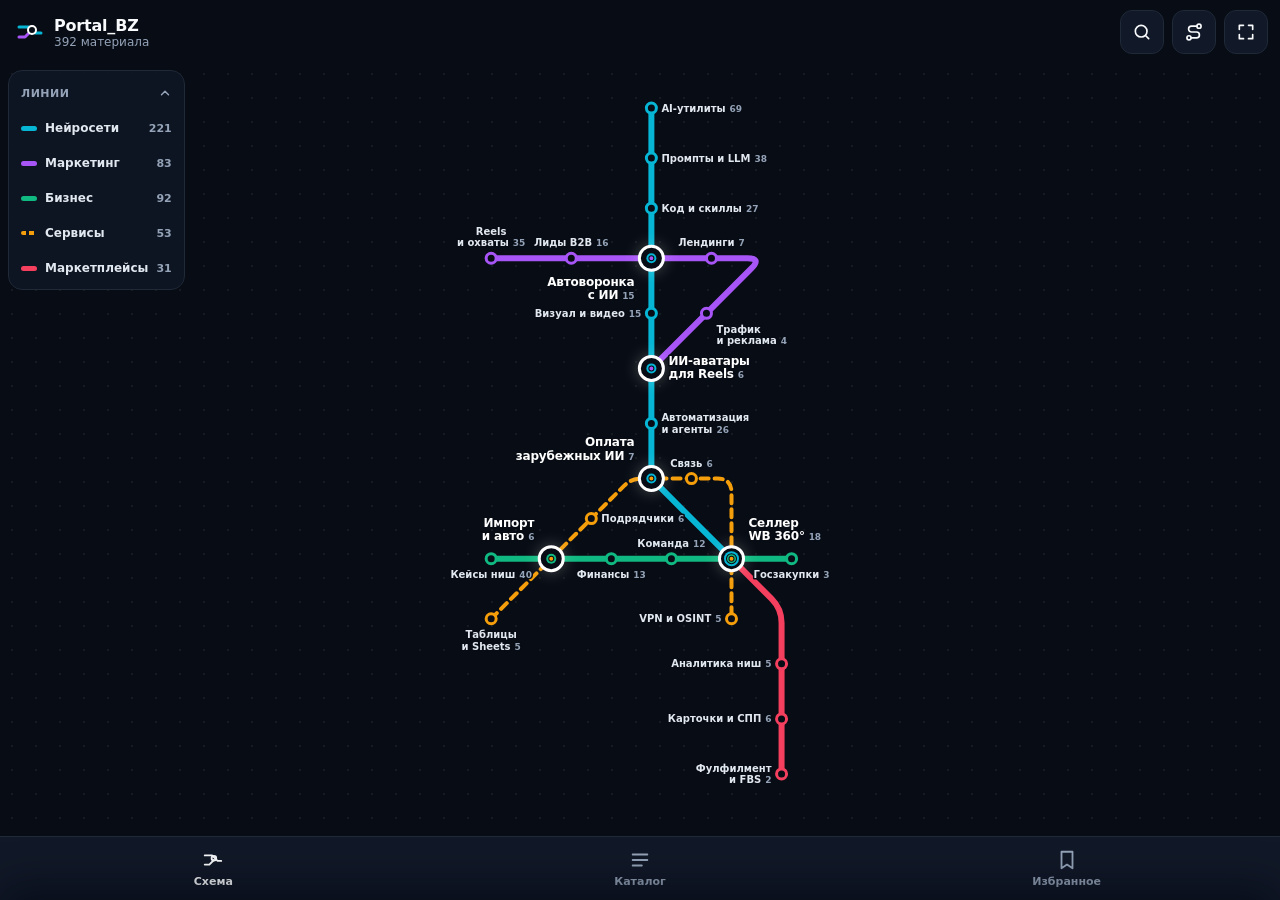
<file: metro.html>
<!DOCTYPE html>
<html lang="ru">
<head>
  <meta charset="UTF-8">
  <meta name="viewport" content="width=device-width, initial-scale=1.0, viewport-fit=cover">
  <meta name="theme-color" content="#080C14">
  <title>Метро связок · Portal BZ</title>
  <script src="https://telegram.org/js/telegram-web-app.js"></script>
  <link rel="stylesheet" href="metro.css">
</head>
<body>
  <div class="app" id="app">
    <header class="header">
      <div class="brand">
        <svg class="brand-mark" width="28" height="28" viewBox="0 0 28 28" aria-hidden="true">
          <path d="M3 9h10l6 6h6" fill="none" stroke="#06B6D4" stroke-width="3" stroke-linecap="round" stroke-linejoin="round"/>
          <path d="M3 19h6l6-6" fill="none" stroke="#A855F7" stroke-width="3" stroke-linecap="round" stroke-linejoin="round"/>
          <circle cx="16" cy="12" r="4" fill="#080C14" stroke="#FFFFFF" stroke-width="2"/>
        </svg>
        <div class="brand-text">
          <span class="brand-name">Portal_BZ</span>
          <span class="brand-meta" id="totalMeta">Загружаю схему…</span>
        </div>
      </div>
      <button class="icon-btn" id="searchBtn" type="button" aria-label="Поиск по схеме" aria-pressed="false" aria-controls="search">
        <svg width="20" height="20" viewBox="0 0 24 24" fill="none" stroke="currentColor" stroke-width="2" stroke-linecap="round" aria-hidden="true"><circle cx="11" cy="11" r="7"/><path d="M20 20l-3.5-3.5"/></svg>
      </button>
      <button class="icon-btn" id="routeBtn" type="button" aria-pressed="false" aria-label="Проложить маршрут" title="Проложить маршрут">
        <svg width="20" height="20" viewBox="0 0 24 24" fill="none" stroke="currentColor" stroke-width="2" stroke-linecap="round" stroke-linejoin="round" aria-hidden="true"><circle cx="6" cy="19" r="2.5"/><circle cx="18" cy="5" r="2.5"/><path d="M8.5 19H15a3.5 3.5 0 0 0 0-7H9a3.5 3.5 0 0 1 0-7h6.5"/></svg>
      </button>
      <button class="icon-btn" id="fitBtn" type="button" aria-label="Сбросить вид">
        <svg width="20" height="20" viewBox="0 0 24 24" fill="none" stroke="currentColor" stroke-width="2" stroke-linecap="round" stroke-linejoin="round" aria-hidden="true"><path d="M4 9V4h5M20 9V4h-5M4 15v5h5M20 15v5h-5"/></svg>
      </button>

      <div class="search" id="search" hidden>
        <label class="search-field">
          <svg width="18" height="18" viewBox="0 0 24 24" fill="none" stroke="currentColor" stroke-width="2" stroke-linecap="round" aria-hidden="true"><circle cx="11" cy="11" r="7"/><path d="M20 20l-3.5-3.5"/></svg>
          <span class="sr-only">Станция или тема</span>
          <input id="searchInput" type="search" placeholder="Станция или тема: Ozon, n8n, VPN" autocomplete="off">
        </label>
        <ul class="search-results" id="searchResults" aria-live="polite"></ul>
      </div>
    </header>

    <main class="viewport" id="viewport" aria-label="Схема связок">
      <svg class="map" id="map" role="group" aria-label="Схема метро: пять линий и пять пересадок" preserveAspectRatio="xMidYMid meet">
        <defs>
          <pattern id="dots" width="24" height="24" patternUnits="userSpaceOnUse">
            <circle cx="12" cy="12" r="1" fill="#F8FAFC" opacity="0.08"/>
          </pattern>
        </defs>
        <rect id="gridBg" x="-2000" y="-2000" width="4400" height="4600" fill="url(#dots)"/>
        <g class="map-world" id="world">
          <g id="linesLayer"></g>
          <g id="glintLayer" aria-hidden="true"></g>
          <g id="routeLayer" aria-hidden="true"></g>
          <g id="stationsLayer"></g>
        </g>
      </svg>

      <div class="state" id="loadState">Загружаю материалы…</div>
      <div class="state" id="errorState" hidden>
        <div>
          <p>Не получилось загрузить материалы. Проверьте интернет и попробуйте ещё раз.</p>
          <button type="button" id="retryBtn">Повторить</button>
        </div>
      </div>

      <div class="controls" id="legendBox">
        <button class="legend-toggle" id="legendBtn" type="button" aria-expanded="true" aria-controls="chips">
          <span class="legend-dots" id="legendDots" aria-hidden="true"></span>
          <span>Линии</span>
          <svg class="legend-chev" width="14" height="14" viewBox="0 0 24 24" fill="none" stroke="currentColor" stroke-width="2.5" stroke-linecap="round" stroke-linejoin="round" aria-hidden="true"><path d="M6 15l6-6 6 6"/></svg>
        </button>
        <div class="legend" id="chips" role="group" aria-label="Линии схемы: нажмите, чтобы выделить"></div>
      </div>
    </main>

    <nav class="tabbar" aria-label="Разделы">
      <a class="tab" href="metro.html" aria-current="page">
        <svg width="22" height="22" viewBox="0 0 24 24" fill="none" stroke="currentColor" stroke-width="2" stroke-linecap="round" stroke-linejoin="round" aria-hidden="true"><path d="M3 7h8l6 6h4"/><path d="M3 17h5l5-5"/><circle cx="13" cy="10" r="2.5"/></svg>
        Схема
      </a>
      <a class="tab" href="index.html">
        <svg width="22" height="22" viewBox="0 0 24 24" fill="none" stroke="currentColor" stroke-width="2" stroke-linecap="round" stroke-linejoin="round" aria-hidden="true"><path d="M4 6h16M4 12h16M4 18h10"/></svg>
        Каталог
      </a>
      <button class="tab" type="button" id="favTab">
        <svg width="22" height="22" viewBox="0 0 24 24" fill="none" stroke="currentColor" stroke-width="2" stroke-linejoin="round" aria-hidden="true"><path d="M6 3h12v18l-6-4-6 4z"/></svg>
        Избранное
      </button>
    </nav>

    <section class="sheet" id="sheet" role="dialog" aria-modal="false" aria-labelledby="sheetTitle" aria-hidden="true" inert>
      <div class="sheet-grab" id="sheetGrab">
        <button class="handle-btn" id="handleBtn" type="button" aria-label="Развернуть или свернуть шторку"><span class="handle"></span></button>
        <div class="sheet-head">
          <div class="sheet-head-text">
            <div class="badges" id="sheetBadges"></div>
            <h2 class="sheet-title" id="sheetTitle"></h2>
          </div>
          <button class="close-btn" id="closeBtn" type="button" aria-label="Закрыть">
            <svg width="16" height="16" viewBox="0 0 24 24" fill="none" stroke="currentColor" stroke-width="2.5" stroke-linecap="round" aria-hidden="true"><path d="M6 6l12 12M18 6L6 18"/></svg>
          </button>
        </div>
      </div>
      <div class="sheet-body" id="sheetBody"></div>
    </section>

    <div class="toast" id="toast" role="status" aria-live="polite"></div>
  </div>

  <script src="metro-map.js"></script>
  <script src="metro.js"></script>
</body>
</html>
</file>
<file: metro.css>
:root {
  --bg-canvas: #080C14;
  --bg-surface: #111827;
  --bg-raised: #172033;
  --border: #1F2937;
  --border-strong: #334155;
  --text: #F8FAFC;
  --text-station: #E2E8F0;
  --text-muted: #94A3B8;
  --line-ai: #06B6D4;
  --line-mkt: #A855F7;
  --line-biz: #10B981;
  --line-tools: #F59E0B;
  --line-mp: #F43F5E;
  --focus: #38BDF8;

  --safe-top: max(env(safe-area-inset-top, 0px), var(--tg-content-safe-area-inset-top, 0px));
  --safe-bottom: env(safe-area-inset-bottom, 0px);
  --tabbar-h: 64px;
  --ease-out: cubic-bezier(0.16, 1, 0.3, 1);

  color-scheme: dark;
}

* { box-sizing: border-box; }

html, body {
  margin: 0;
  height: 100%;
  background: var(--bg-canvas);
  color: var(--text);
  font-family: -apple-system, BlinkMacSystemFont, "SF Pro Text", Inter, "Segoe UI", system-ui, sans-serif;
  -webkit-font-smoothing: antialiased;
  -webkit-tap-highlight-color: transparent;
  overscroll-behavior: none;
}

::selection { background: rgba(6, 182, 212, 0.35); color: var(--text); }

button, input, select { font: inherit; color: inherit; }
button { cursor: pointer; }

:focus-visible { outline: 2px solid var(--focus); outline-offset: 2px; }

.sr-only {
  position: absolute; width: 1px; height: 1px; padding: 0; margin: -1px;
  overflow: hidden; clip: rect(0 0 0 0); white-space: nowrap; border: 0;
}

.app {
  position: fixed;
  inset: 0;
  display: grid;
  grid-template-rows: auto 1fr;
  padding-top: var(--safe-top);
  overflow: hidden;
}

/* ---------- Header ---------- */

.header {
  display: flex;
  align-items: center;
  gap: 8px;
  padding: 10px 12px 8px 16px;
  position: relative;
  z-index: 5;
}

.brand { display: flex; align-items: center; gap: 10px; flex: 1; min-width: 0; }

.brand-mark { flex: none; }

.brand-text { display: flex; flex-direction: column; min-width: 0; }
.brand-name { font-size: 16px; font-weight: 700; letter-spacing: -0.2px; }
.brand-meta { font-size: 12px; color: var(--text-muted); font-variant-numeric: tabular-nums; white-space: nowrap; overflow: hidden; text-overflow: ellipsis; }

.icon-btn {
  width: 44px; height: 44px; flex: none;
  display: grid; place-items: center;
  border-radius: 12px;
  border: 1px solid var(--border);
  background: var(--bg-surface);
  color: var(--text);
  transition: background-color 150ms var(--ease-out);
}
.icon-btn:active { background: var(--bg-raised); }
.icon-btn[aria-pressed="true"] { border-color: var(--border-strong); background: var(--bg-raised); }

/* Search */

.search {
  position: absolute;
  left: 12px; right: 12px; top: calc(100% - 4px);
  background: var(--bg-surface);
  border: 1px solid var(--border);
  border-radius: 14px;
  padding: 8px;
  box-shadow: 0 12px 32px rgba(2, 6, 14, 0.6);
}
.search[hidden] { display: none; }

.search-field {
  display: flex; align-items: center; gap: 8px;
  height: 44px; padding: 0 12px;
  border-radius: 10px;
  background: var(--bg-canvas);
  border: 1px solid var(--border);
  color: var(--text-muted);
}
.search-field input {
  flex: 1; min-width: 0; border: 0; outline: none; background: transparent;
  color: var(--text); font-size: 15px;
}
.search-field input::placeholder { color: var(--text-muted); }

.search-results { list-style: none; margin: 6px 0 0; padding: 0; max-height: 50vh; overflow-y: auto; }
.search-results button {
  width: 100%; min-height: 44px; padding: 8px 10px;
  display: flex; align-items: center; gap: 10px;
  border: 0; border-radius: 10px; background: transparent; text-align: left;
}
.search-results button:hover, .search-results button:focus-visible { background: var(--bg-raised); }
.search-results .res-name { flex: 1; font-size: 14px; font-weight: 600; }
.search-results .res-meta { font-size: 12px; color: var(--text-muted); font-variant-numeric: tabular-nums; }
.search-empty { padding: 12px 10px; font-size: 13px; color: var(--text-muted); }

/* ---------- Map ---------- */

.viewport {
  position: relative;
  overflow: hidden;
  touch-action: none;
  cursor: grab;
}
.viewport.dragging { cursor: grabbing; }

.map { position: absolute; inset: 0; width: 100%; height: 100%; display: block; }

.map-world { transition: transform 420ms var(--ease-out); }
.map-world.no-anim { transition: none; }

.line-path { fill: none; stroke-linecap: round; stroke-linejoin: round; transition: opacity 300ms var(--ease-out); }

.glint {
  fill: none;
  stroke: #FFFFFF;
  stroke-linecap: round;
  opacity: 0;
  animation: glint 5.5s var(--ease-out) infinite;
}
@keyframes glint {
  0%   { stroke-dashoffset: var(--len); opacity: 0; }
  8%   { opacity: 0.7; }
  45%  { stroke-dashoffset: 0; opacity: 0.7; }
  52%, 100% { stroke-dashoffset: 0; opacity: 0; }
}

.station { cursor: pointer; transition: opacity 300ms var(--ease-out); }
.station .hit { fill: transparent; }
.station:focus { outline: none; }
.station:focus-visible .focus-ring { stroke: var(--focus); }
.focus-ring { fill: none; stroke: transparent; stroke-width: 2; }

.st-label { font-size: 10px; font-weight: 600; fill: var(--text-station); paint-order: stroke; stroke: var(--bg-canvas); stroke-width: 3px; stroke-linejoin: round; pointer-events: none; }
.st-label.x { font-size: 12px; font-weight: 700; fill: #FFFFFF; letter-spacing: -0.2px; }
.st-count { font-size: 9px; font-weight: 600; fill: var(--text-muted); font-variant-numeric: tabular-nums; }

.interchange-ring { filter: drop-shadow(0 0 8px rgba(255, 255, 255, 0.25)); }

.ping {
  fill: none; stroke: #FFFFFF; stroke-width: 2;
  transform-box: fill-box; transform-origin: center;
  animation: ping 1.6s var(--ease-out) infinite;
  pointer-events: none;
}
@keyframes ping {
  from { transform: scale(1); opacity: 0.8; }
  to   { transform: scale(1.5); opacity: 0; }
}

.route-path {
  fill: none; stroke: #FFFFFF; stroke-width: 2.5; stroke-linecap: round; stroke-linejoin: round;
  stroke-dasharray: 6 8;
  animation: march 900ms linear infinite;
  pointer-events: none;
}
@keyframes march { to { stroke-dashoffset: -28; } }

.dim { opacity: 0.15; }

/* ---------- Floating controls ---------- */

.controls {
  position: absolute;
  top: 8px; left: calc(8px + env(safe-area-inset-left, 0px));
  z-index: 4;
  display: flex; flex-direction: column; align-items: stretch;
  padding: 4px;
  border-radius: 14px;
  background: rgba(17, 24, 39, 0.82);
  border: 1px solid var(--border);
  backdrop-filter: blur(12px);
  -webkit-backdrop-filter: blur(12px);
}
.legend { display: flex; flex-direction: column; gap: 1px; }
.controls.collapsed .legend { display: none; }
.legend-toggle {
  height: 36px; padding: 0 8px;
  display: flex; align-items: center; gap: 8px;
  border-radius: 10px; border: 0;
  background: transparent;
  color: var(--text-muted);
  font-size: 11px; font-weight: 700; letter-spacing: 0.5px; text-transform: uppercase;
}
.legend-dots { display: none; gap: 3px; }
.legend-dot { width: 8px; height: 8px; border-radius: 50%; }
.legend-chev { margin-left: auto; transition: transform 150ms var(--ease-out); }
.controls.collapsed .legend-toggle { height: 40px; color: var(--text-station); }
.controls.collapsed .legend-dots { display: inline-flex; }
.controls.collapsed .legend-chev { transform: rotate(180deg); }
.leg {
  height: 34px; padding: 0 8px;
  display: grid; grid-template-columns: 16px auto auto; align-items: center; column-gap: 8px;
  border-radius: 10px; border: 0;
  background: transparent;
  color: var(--text-station);
  font-size: 12px; font-weight: 600; text-align: left;
  white-space: nowrap;
  position: relative;
  transition: background-color 150ms var(--ease-out), opacity 150ms var(--ease-out);
}
.swatch { width: 16px; height: 5px; border-radius: 3px; background: var(--c); }
.swatch.dashed { background: repeating-linear-gradient(90deg, var(--c) 0 5px, transparent 5px 8px); height: 4px; }
.leg-count { color: var(--text-muted); font-size: 11px; font-variant-numeric: tabular-nums; justify-self: end; }
.legend.filtered .leg { opacity: 0.45; }
.legend.filtered .leg[aria-pressed="true"] { opacity: 1; background: var(--bg-raised); color: var(--text); }

/* ---------- Tab bar ---------- */

.tabbar {
  position: absolute;
  left: 0; right: 0; bottom: 0;
  height: calc(var(--tabbar-h) + var(--safe-bottom));
  padding-bottom: var(--safe-bottom);
  display: grid; grid-template-columns: repeat(3, minmax(0, 1fr));
  background: var(--bg-surface);
  border-top: 1px solid var(--border);
  z-index: 6;
}
.tab {
  display: flex; flex-direction: column; align-items: center; justify-content: center; gap: 4px;
  border: 0; background: transparent;
  color: var(--text-muted); text-decoration: none;
  font-size: 11px; font-weight: 600;
}
.tab[aria-current="page"] { color: var(--text); }

/* ---------- Bottom sheet ---------- */

.sheet {
  position: absolute;
  left: 0; right: 0; bottom: 0;
  height: 85%;
  display: flex; flex-direction: column;
  background: var(--bg-surface);
  border-top: 1px solid var(--border);
  border-radius: 20px 20px 0 0;
  box-shadow: 0 -12px 40px rgba(2, 6, 14, 0.55);
  transform: translateY(100%);
  transition: transform 300ms var(--ease-out);
  z-index: 8;
  will-change: transform;
}
.sheet.no-anim { transition: none; }

.sheet-grab {
  flex: none;
  padding: 8px 16px 0;
  touch-action: none;
  cursor: grab;
}
.handle {
  display: block; margin: 0 auto 10px;
  width: 36px; height: 4px; border-radius: 2px;
  background: var(--border-strong);
  border: 0; padding: 0;
}
.handle-btn { display: block; width: 100%; height: 20px; border: 0; background: transparent; padding: 8px 0 0; margin-top: -8px; }

.sheet-head { display: flex; align-items: flex-start; gap: 12px; }
.sheet-head-text { flex: 1; min-width: 0; }

.badges { display: flex; flex-wrap: wrap; gap: 6px; margin-bottom: 6px; }
.badge {
  display: inline-flex; align-items: center; gap: 5px;
  height: 20px; padding: 0 7px;
  border-radius: 6px;
  font-size: 9px; font-weight: 700; letter-spacing: 0.5px; text-transform: uppercase;
  background: rgba(148, 163, 184, 0.08);
}
.badge .dot { width: 6px; height: 6px; border-radius: 50%; }

.sheet-title { margin: 0; font-size: 16px; line-height: 20px; font-weight: 700; text-wrap: balance; }

.close-btn {
  width: 44px; height: 44px; flex: none;
  display: grid; place-items: center;
  border-radius: 12px; border: 0;
  background: var(--bg-raised);
  color: var(--text-muted);
}

.sheet-body {
  flex: 1; min-height: 0;
  overflow-y: auto;
  overscroll-behavior: contain;
  padding: 10px 16px calc(24px + var(--safe-bottom));
}

.about { margin: 0 0 8px; font-size: 13px; line-height: 18px; color: var(--text-muted); max-width: 60ch; }
.count-line { margin: 0 0 12px; font-size: 13px; color: var(--text-station); font-variant-numeric: tabular-nums; }
.count-line strong { color: var(--text); }

.peek-row {
  display: flex; gap: 10px;
  overflow-x: auto; scrollbar-width: none;
  margin: 0 -16px; padding: 0 16px 4px;
  scroll-snap-type: x mandatory;
  scroll-padding-inline: 16px;
}
.peek-row::-webkit-scrollbar { display: none; }

.compact {
  flex: none; width: 220px; height: 120px;
  scroll-snap-align: start;
  display: flex; flex-direction: column; justify-content: space-between;
  padding: 12px;
  border-radius: 14px;
  border: 1px solid var(--border);
  background: var(--bg-canvas);
  color: var(--text); text-decoration: none; text-align: left;
}
.compact-title {
  font-size: 13px; font-weight: 600; line-height: 17px;
  display: -webkit-box; -webkit-line-clamp: 3; -webkit-box-orient: vertical; overflow: hidden;
}
.compact-meta { font-size: 11px; color: var(--text-muted); display: flex; justify-content: space-between; gap: 8px; }
.steps-flag { color: var(--line-biz); font-weight: 600; white-space: nowrap; }

.expand-hint {
  margin-top: 12px; width: 100%; height: 44px;
  border-radius: 12px; border: 1px solid var(--border);
  background: transparent; color: var(--text-station);
  font-size: 13px; font-weight: 600;
}

.fav-all {
  width: 100%; height: 48px; margin: 4px 0 16px;
  display: flex; align-items: center; justify-content: center; gap: 8px;
  border-radius: 12px; border: 0;
  background: var(--text); color: var(--bg-canvas);
  font-size: 14px; font-weight: 700;
}
.fav-all[data-done="true"] { background: var(--bg-raised); color: var(--text); }

.card-list { list-style: none; margin: 0; padding: 0; display: flex; flex-direction: column; gap: 10px; }

.card {
  padding: 14px;
  border-radius: 14px;
  border: 1px solid var(--border);
  background: var(--bg-canvas);
}
.card-title { margin: 0 0 4px; font-size: 15px; line-height: 20px; font-weight: 600; text-wrap: pretty; }
.card-meta { font-size: 12px; color: var(--text-muted); margin-bottom: 10px; }
.tool-badges { display: flex; flex-wrap: wrap; gap: 6px; margin-bottom: 10px; }
.tool { font-size: 11px; font-weight: 600; padding: 3px 8px; border-radius: 6px; background: var(--bg-raised); color: var(--text-station); }

.steps-list { list-style: none; margin: 0 0 12px; padding: 0; display: flex; flex-direction: column; gap: 6px; counter-reset: step; }
.steps-list li { display: grid; grid-template-columns: 20px 1fr; gap: 8px; font-size: 13px; line-height: 18px; color: var(--text-station); counter-increment: step; }
.steps-list li::before {
  content: counter(step); width: 20px; height: 20px; margin-top: -1px;
  display: grid; place-items: center;
  border-radius: 50%; background: var(--bg-raised);
  font-size: 11px; font-weight: 700; color: var(--text); font-variant-numeric: tabular-nums;
}
.no-steps { margin: 0 0 12px; font-size: 13px; line-height: 18px; color: var(--text-muted); }

.card-actions { display: flex; gap: 8px; }
.open-link {
  flex: 1; height: 44px;
  display: inline-flex; align-items: center; justify-content: center; gap: 6px;
  border-radius: 10px;
  background: var(--bg-raised); color: var(--text);
  text-decoration: none; font-size: 13px; font-weight: 600;
}
.save-btn {
  width: 44px; height: 44px; flex: none;
  display: grid; place-items: center;
  border-radius: 10px; border: 0;
  background: var(--bg-raised); color: var(--text-muted);
}
.save-btn[aria-pressed="true"] { color: var(--line-tools); }

/* Route planner */

.route-form { display: grid; grid-template-columns: minmax(0,1fr) 44px minmax(0,1fr); align-items: end; gap: 8px; margin-bottom: 14px; }
.route-form label { display: grid; gap: 6px; font-size: 12px; font-weight: 600; color: var(--text-muted); }
.route-form select {
  width: 100%; min-width: 0; height: 44px; padding: 0 8px;
  border-radius: 10px; border: 1px solid var(--border);
  background: var(--bg-canvas); color: var(--text); font-size: 14px; text-overflow: ellipsis;
}
.swap-btn {
  width: 44px; height: 44px; padding: 0;
  display: grid; place-items: center;
  border-radius: 10px; border: 1px solid var(--border);
  background: transparent; color: var(--text-station);
}

.route-steps { list-style: none; margin: 0; padding: 0; position: relative; }
.route-step { display: grid; grid-template-columns: 22px 1fr; gap: 12px; padding-bottom: 14px; position: relative; }
.route-step::before {
  content: ""; position: absolute; left: 10px; top: 20px; bottom: 0; width: 2px;
  background: var(--border-strong);
}
.route-step:last-child::before { display: none; }
.route-dot { width: 22px; height: 22px; border-radius: 50%; border: 3px solid; background: var(--bg-canvas); }
.route-step-name { font-size: 14px; font-weight: 700; margin: 1px 0 2px; }
.route-step-note { font-size: 12px; color: var(--text-muted); margin-bottom: 6px; }
.route-lesson {
  display: block; padding: 10px 12px;
  border-radius: 10px; border: 1px solid var(--border);
  background: var(--bg-canvas); color: var(--text);
  text-decoration: none; font-size: 13px; line-height: 17px; font-weight: 600;
}

/* States */

.state {
  position: absolute; inset: 0;
  display: grid; place-items: center; text-align: center;
  padding: 24px;
  color: var(--text-muted); font-size: 14px;
}
.state[hidden] { display: none; }
.state button {
  margin-top: 12px; height: 44px; padding: 0 18px;
  border-radius: 12px; border: 0; background: var(--text); color: var(--bg-canvas); font-weight: 700;
}

.toast {
  position: absolute; left: 50%; top: calc(var(--safe-top) + 72px);
  transform: translate(-50%, -8px);
  padding: 10px 14px; border-radius: 12px;
  background: var(--bg-raised); border: 1px solid var(--border-strong);
  font-size: 13px; font-weight: 600;
  opacity: 0; pointer-events: none;
  transition: opacity 200ms var(--ease-out), transform 200ms var(--ease-out);
  z-index: 20;
}
.toast.show { opacity: 1; transform: translate(-50%, 0); }

@media (prefers-reduced-motion: reduce) {
  .map-world, .sheet, .line-path, .station { transition: none; }
  .glint, .ping { display: none; }
  .route-path { animation: none; }
}
</file>
